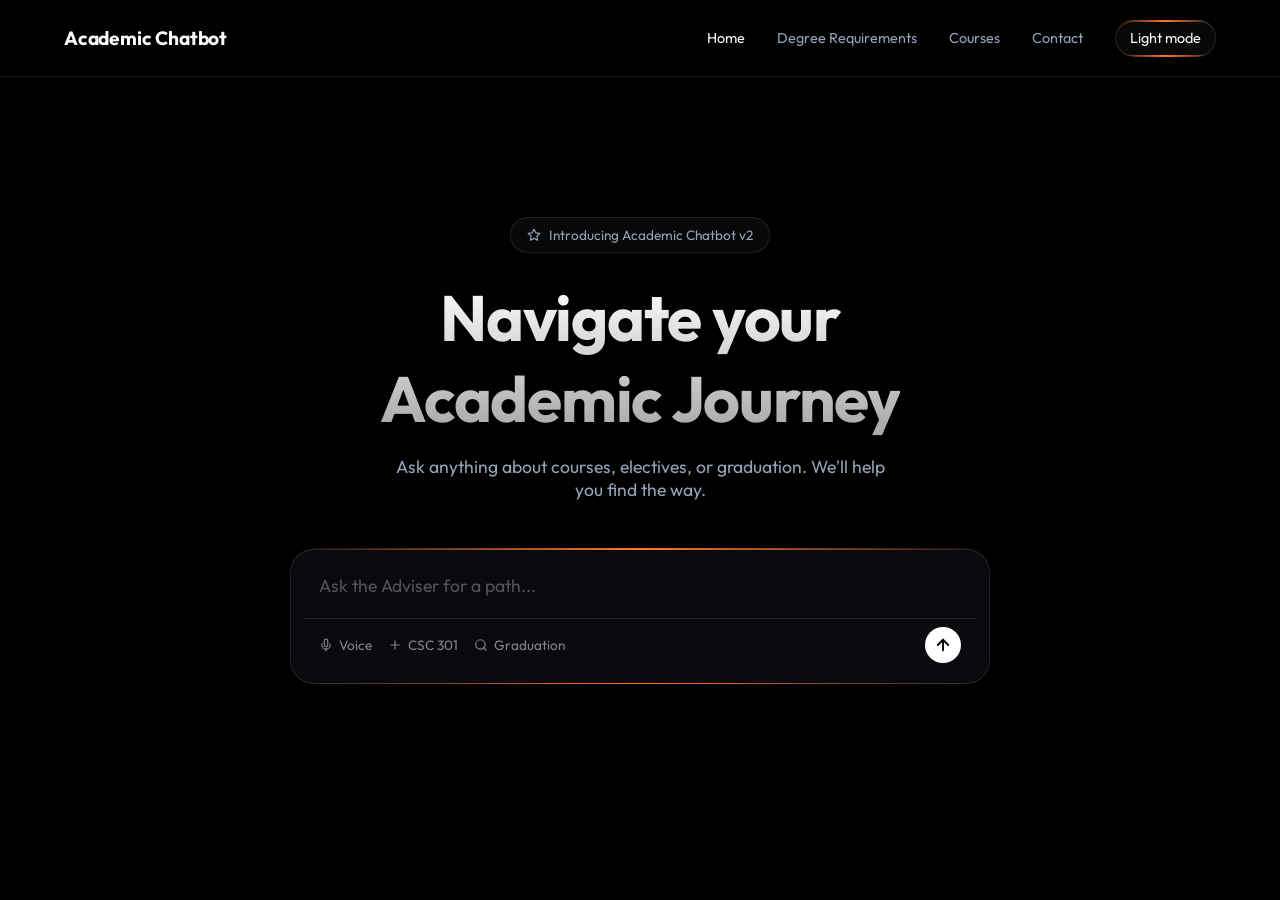
<file: frontend/index.html>
<!DOCTYPE html>
<html lang="en">
<head>
    <meta charset="UTF-8">
    <meta name="viewport" content="width=device-width, initial-scale=1.0">
    <title>Academic Advising Center - Academic Chatbot</title>
    <link href="https://fonts.googleapis.com/css2?family=Outfit:wght@300;400;600;700&display=swap" rel="stylesheet">
    <script src="theme.js"></script>
    <link rel="stylesheet" href="styles.css">
    <style>
        :root {
            --glass-bg: rgba(255, 255, 255, 0.03);
            --glass-border: rgba(255, 255, 255, 0.1);
            --page-bg: #000;
            --panel-bg: #07090d;
            --panel-text: #f8fafc;
            --panel-muted: rgba(255,255,255,0.62);
        }

        [data-theme="light"] {
            --glass-bg: rgba(15, 23, 42, 0.03);
            --glass-border: rgba(15, 23, 42, 0.12);
            --page-bg: #f6f8fc;
            --panel-bg: #ffffff;
            --panel-text: #0f172a;
            --panel-muted: rgba(15,23,42,0.62);
        }

        body {
            overflow-x: hidden;
            background: var(--page-bg);
        }

        body.chat-active {
            padding-left: 260px;
        }

        .chat-sidebar {
            position: fixed;
            top: 72px;
            left: 0;
            width: 260px;
            height: calc(100vh - 72px);
            z-index: 120;
            display: none;
            flex-direction: column;
            background: var(--panel-bg);
            border-right: 1px solid var(--glass-border);
            box-shadow: none;
            padding: 12px;
            overflow: hidden;
        }

        .sidebar-toggle {
            position: fixed;
            top: 82px;
            left: 16px;
            z-index: 130;
            display: none;
            border: 1px solid var(--glass-border);
            background: rgba(8, 12, 18, 0.88);
            color: #fff;
            border-radius: 999px;
            padding: 10px 12px;
            font-family: inherit;
            cursor: pointer;
        }

        body.chat-active .chat-sidebar {
            display: flex;
        }

        .sidebar-title {
            color: var(--panel-text);
            display: flex;
            align-items: center;
            gap: 10px;
            font-weight: 700;
            padding: 4px 2px 14px;
            margin: 0 0 8px;
            border-bottom: 1px solid var(--glass-border);
        }

        .sidebar-logo {
            width: 24px;
            height: 24px;
            display: inline-grid;
            place-items: center;
            border-radius: 50%;
            background: #2563eb;
            box-shadow: none;
            color: #fff;
            font-size: 0.78rem;
            font-weight: 700;
        }

        .sidebar-collapse {
            margin-left: auto;
            border: 1px solid var(--glass-border);
            background: var(--glass-bg);
            color: var(--panel-muted);
            border-radius: 8px;
            width: 28px;
            height: 28px;
            cursor: pointer;
        }

        .sidebar-btn {
            width: 100%;
            border: 1px solid transparent;
            background: transparent;
            color: var(--panel-muted);
            border-radius: 8px;
            padding: 10px 9px;
            font-family: inherit;
            cursor: pointer;
            text-align: left;
            margin-bottom: 4px;
            display: flex;
            align-items: center;
            gap: 9px;
            font-size: 0.9rem;
        }

        .sidebar-btn.primary {
            color: var(--panel-text);
            background: linear-gradient(90deg, rgba(59,130,246,0.18), rgba(37,99,235,0.34));
            border-color: var(--glass-border);
        }

        .sidebar-btn:hover,
        .history-item:hover,
        .history-item.active {
            background: rgba(59, 130, 246, 0.16);
            border-color: rgba(59, 130, 246, 0.35);
        }

        .sidebar-section-label {
            color: var(--panel-muted);
            font-size: 0.68rem;
            text-transform: uppercase;
            letter-spacing: 0.08em;
            margin: 16px 4px 9px;
        }

        .history-list {
            flex: 1;
            overflow-y: auto;
            padding-right: 2px;
        }

        .history-item {
            border: 1px solid transparent;
            border-radius: 8px;
            color: var(--panel-text);
            cursor: pointer;
            font-size: 0.84rem;
            line-height: 1.3;
            margin-bottom: 4px;
            padding: 9px 8px;
            display: flex;
            align-items: center;
            gap: 8px;
        }

        .history-title {
            overflow: hidden;
            text-overflow: ellipsis;
            white-space: nowrap;
            flex: 1;
        }

        .history-delete {
            width: 24px;
            height: 24px;
            border: none;
            border-radius: 7px;
            color: var(--panel-muted);
            background: transparent;
            cursor: pointer;
            opacity: 0;
            transition: opacity 0.2s, background 0.2s, color 0.2s;
        }

        .history-item:hover .history-delete {
            opacity: 1;
        }

        .history-delete:hover {
            color: #fff;
            background: rgba(239,68,68,0.22);
        }

        .empty-history {
            color: var(--panel-muted);
            font-size: 0.84rem;
            padding: 10px 8px;
        }

        .sidebar-bottom {
            display: grid;
            gap: 10px;
            padding-top: 10px;
            border-top: 1px solid var(--glass-border);
        }

        .profile-card {
            display: flex;
            align-items: center;
            gap: 9px;
            border-radius: 12px;
            background: var(--glass-bg);
            border: 1px solid var(--glass-border);
            padding: 10px;
            color: var(--panel-muted);
            font-size: 0.78rem;
        }

        .profile-avatar {
            width: 30px;
            height: 30px;
            border-radius: 50%;
            display: grid;
            place-items: center;
            background: linear-gradient(135deg, #e0f2fe, #60a5fa);
            color: #07111f;
            font-weight: 700;
        }

        .profile-card strong {
            display: block;
            color: var(--panel-text);
            font-size: 0.86rem;
        }

        .settings-panel {
            border-top: 1px solid var(--glass-border);
            color: var(--panel-muted);
            display: none;
            font-size: 0.9rem;
            gap: 10px;
            padding-top: 12px;
        }

        .settings-panel.active {
            display: grid;
        }

        .settings-panel label {
            display: flex;
            align-items: center;
            gap: 8px;
        }

        .theme-toggle-btn {
            border: 1px solid var(--glass-border);
            background: var(--glass-bg);
            color: var(--text-main);
            border-radius: 999px;
            padding: 8px 14px;
            font-family: inherit;
            cursor: pointer;
        }

        .theme-toggle-btn:hover {
            border-color: rgba(59,130,246,0.42);
            color: #fff;
        }

        [data-theme="light"] .theme-toggle-btn:hover {
            color: #0f172a;
        }

        /* Hero Layout */
        .hero-section {
            min-height: 100vh;
            display: flex;
            flex-direction: column;
            align-items: center;
            justify-content: center;
            padding: 20px;
            text-align: center;
            transition: all 0.5s ease;
        }

        .badge {
            background: var(--glass-bg);
            border: 1px solid var(--glass-border);
            padding: 8px 16px;
            border-radius: 20px;
            font-size: 0.85rem;
            color: var(--text-muted);
            margin-bottom: 24px;
            display: inline-flex;
            align-items: center;
            gap: 8px;
        }

        .hero-section h1 {
            font-size: 4rem;
            font-weight: 700;
            margin-bottom: 16px;
            letter-spacing: -0.02em;
            background: linear-gradient(to bottom, #fff 0%, #a5a5a5 100%);
            -webkit-background-clip: text;
            -webkit-text-fill-color: transparent;
        }

        [data-theme="light"] .hero-section h1 {
            background: linear-gradient(to bottom, #0f172a 0%, #475569 100%);
            -webkit-background-clip: text;
            -webkit-text-fill-color: transparent;
        }

        .hero-section p {
            font-size: 1.1rem;
            color: var(--text-muted);
            max-width: 500px;
            margin-bottom: 48px;
        }

        /* Central Search / Chat Input */
        .search-container {
            width: 100%;
            max-width: 700px;
            background: rgba(20, 25, 35, 0.4);
            backdrop-filter: blur(20px);
            border: 1px solid var(--glass-border);
            border-radius: 24px;
            padding: 12px;
            display: flex;
            flex-direction: column;
            transition: transform 0.3s cubic-bezier(0.175, 0.885, 0.32, 1.275);
        }

        [data-theme="light"] .search-container {
            background: rgba(255,255,255,0.78);
        }

        [data-theme="light"] .input-row textarea {
            color: #0f172a;
        }

        .search-container:focus-within {
            transform: scale(1.02);
            border-color: rgba(59, 130, 246, 0.5);
        }

        .input-row {
            display: flex;
            align-items: center;
            gap: 12px;
            padding: 8px 16px;
        }

        .input-row textarea {
            flex: 1;
            background: transparent;
            border: none;
            color: #fff;
            font-size: 1.1rem;
            font-family: inherit;
            outline: none;
            resize: none;
            height: 32px;
            line-height: 32px;
        }

        .input-row textarea::placeholder {
            color: rgba(255,255,255,0.3);
        }

        .actions-row {
            display: flex;
            justify-content: space-between;
            align-items: center;
            padding: 8px 16px;
            border-top: 1px solid var(--glass-border);
            margin-top: 8px;
        }

        .left-actions { display: flex; gap: 16px; }
        .action-btn {
            background: transparent;
            border: none;
            color: rgba(255,255,255,0.5);
            font-size: 0.85rem;
            cursor: pointer;
            display: flex;
            align-items: center;
            gap: 6px;
            transition: color 0.2s;
        }
        .action-btn:hover { color: #fff; }

        .send-btn {
            width: 36px;
            height: 36px;
            border-radius: 50%;
            background: #fff;
            color: #000;
            display: flex;
            align-items: center;
            justify-content: center;
            border: none;
            cursor: pointer;
            transition: transform 0.2s;
        }
        .send-btn:hover { transform: scale(1.1); }

        /* Chat View Mode */
        .chat-view {
            display: none;
            width: 100%;
            max-width: 800px;
            margin: 100px auto 0;
            min-height: calc(100vh - 100px);
            padding: 0 20px 240px;
        }

        .chat-history {
            display: flex;
            flex-direction: column;
            gap: 32px;
            margin-bottom: 40px;
        }

        .msg-bubble {
            max-width: 85%;
            font-size: 1.05rem;
            line-height: 1.6;
        }

        .msg-bubble.user {
            align-self: flex-end;
            background: var(--glass-bg);
            padding: 16px 24px;
            border-radius: 20px 20px 4px 20px;
            border: 1px solid var(--glass-border);
        }

        .msg-bubble.bot {
            align-self: flex-start;
            color: var(--text-main);
        }

        /* Fixed Input at Bottom in Chat View */
        .bottom-input-bar {
            position: fixed;
            bottom: 40px;
            left: 50%;
            transform: translateX(-50%);
            width: calc(100% - 40px);
            max-width: 700px;
            z-index: 100;
        }

        body.chat-active .bottom-input-bar {
            left: calc(50% + 130px);
            width: min(700px, calc(100% - 300px));
        }

        /* Hide Scrollbar */
        ::-webkit-scrollbar { width: 0px; }

        @media (max-width: 768px) {
            body.chat-active {
                padding-left: 0;
            }

            body.chat-active .sidebar-toggle {
                display: block;
            }

            .chat-sidebar {
                width: min(86vw, 300px);
                top: 72px;
                left: 0;
                height: calc(100vh - 72px);
                transform: translateX(-100%);
                transition: transform 0.2s ease;
                display: flex;
            }

            body.sidebar-open .chat-sidebar {
                transform: translateX(0);
            }

            body.chat-active .bottom-input-bar {
                left: 50%;
                width: calc(100% - 28px);
            }

            .chat-view {
                padding-bottom: 230px;
            }

            .history-delete {
                opacity: 1;
            }

            .hero-section h1 { font-size: 2.5rem; }
            .hero-section p { font-size: 0.95rem; }
        }

        [data-theme="light"] .action-btn {
            color: rgba(15, 23, 42, 0.5);
        }
        [data-theme="light"] .action-btn:hover {
            color: #0f172a;
        }
        [data-theme="light"] .send-btn {
            background: #0f172a;
            color: #fff;
        }
        [data-theme="light"] .input-row textarea {
            color: #0f172a;
        }
        [data-theme="light"] .input-row textarea::placeholder {
            color: rgba(15, 23, 42, 0.4);
        }
        [data-theme="light"] .sidebar-toggle {
            background: rgba(255, 255, 255, 0.9);
            color: #0f172a;
        }
        [data-theme="light"] .sidebar-title {
            color: #0f172a;
        }
        [data-theme="light"] .profile-card strong {
            color: #0f172a;
        }
        [data-theme="light"] .history-item {
            color: #0f172a;
        }
        [data-theme="light"] .history-delete {
            color: rgba(15,23,42,0.6);
        }

        /* Modal Styles */
        .modal-overlay {
            position: fixed;
            top: 0; left: 0; right: 0; bottom: 0;
            background: rgba(0,0,0,0.6);
            backdrop-filter: blur(4px);
            display: none;
            justify-content: center;
            align-items: center;
            z-index: 1000;
        }
        .modal-overlay.active {
            display: flex;
        }
        .modal-content {
            background: var(--panel-bg);
            color: var(--panel-text);
            padding: 24px;
            border-radius: 16px;
            width: 90%;
            max-width: 400px;
            border: 1px solid var(--glass-border);
        }
        .modal-content h2 { margin-top: 0; margin-bottom: 16px; }
        .modal-content label { display: block; margin-bottom: 6px; font-size: 0.9rem; color: var(--panel-muted); }
        .modal-content input, .modal-content select {
            width: 100%;
            padding: 10px;
            margin-bottom: 16px;
            background: var(--glass-bg);
            border: 1px solid var(--glass-border);
            color: var(--panel-text);
            border-radius: 8px;
        }
        .modal-actions {
            display: flex;
            justify-content: flex-end;
            gap: 10px;
        }
        .btn {
            padding: 8px 16px;
            border-radius: 8px;
            border: none;
            cursor: pointer;
            font-family: inherit;
        }
        .btn-primary {
            background: #2563eb;
            color: #fff;
        }
        .btn-secondary {
            background: var(--glass-bg);
            color: var(--panel-text);
            border: 1px solid var(--glass-border);
        }
    </style>
</head>
<body>
    <button class="sidebar-toggle" onclick="document.body.classList.toggle('sidebar-open')">Menu</button>

    <aside class="chat-sidebar" id="chatSidebar">
        <div class="sidebar-title">
            <span class="sidebar-logo">AQ</span>
            <span>Academic Query</span>
            <button class="sidebar-collapse" onclick="document.body.classList.toggle('sidebar-open')" title="Close sidebar">x</button>
        </div>
        <button class="sidebar-btn primary" onclick="newChat()">
            <span>+</span>
            <span>New Chat</span>
        </button>
        <button class="sidebar-btn" onclick="toggleSettings()">
            <span>o</span>
            <span>Settings</span>
        </button>
        <button class="sidebar-btn" onclick="clearHistory()">
            <span>-</span>
            <span>Clear History</span>
        </button>
        <div class="settings-panel" id="settingsPanel">
            <button class="sidebar-btn" type="button" onclick="toggleTheme(); syncThemeLabel();">
                <span>*</span>
                <span id="sidebarThemeLabel">Toggle light mode</span>
            </button>
            <div>Languages: English, Pidgin, Yoruba, Igbo, Hausa prompts.</div>
        </div>
        <div class="sidebar-section-label">Chats</div>
        <div class="history-list" id="historyList"></div>
        <div class="sidebar-bottom">
            <div class="profile-card" style="cursor:pointer;" onclick="openProfileModal()">
                <div class="profile-avatar" id="sidebarProfileInitials">?</div>
                <div>
                    <strong id="sidebarProfileName">Guest</strong>
                    <span id="sidebarProfileDetails">Click to log in</span>
                </div>
            </div>
        </div>
    </aside>

    <!-- Profile Modal -->
    <div class="modal-overlay" id="profileModal">
        <div class="modal-content">
            <h2>Student Profile</h2>
            <label>Name</label>
            <input type="text" id="profileName" placeholder="e.g. Danny">
            <label>Department</label>
            <select id="profileDept">
                <option value="">Select Department</option>
                <option value="Computer Science">Computer Science</option>
                <option value="Cyber Security">Cyber Security</option>
                <option value="Software Engineering">Software Engineering</option>
                <option value="Information Technology">Information Technology</option>
            </select>
            <label>Level</label>
            <select id="profileLevel">
                <option value="">Select Level</option>
                <option value="100">100 Level</option>
                <option value="200">200 Level</option>
                <option value="300">300 Level</option>
                <option value="400">400 Level</option>
            </select>
            <div class="modal-actions">
                <button class="btn btn-secondary" onclick="closeProfileModal()">Cancel</button>
                <button class="btn btn-primary" onclick="saveProfile()">Save</button>
            </div>
        </div>
    </div>

    <nav>
        <a class="nav-logo" href="index.html">Academic Chatbot</a>
        <div class="nav-links">
            <a href="index.html" class="active">Home</a>
            <a href="degree_requirements.html">Degree Requirements</a>
            <a href="courses.html">Courses</a>
            <a href="contact.html">Contact</a>
            <button class="theme-toggle-btn glow-effect" type="button" onclick="toggleTheme(); syncThemeLabel();" id="themeToggleBtn">Light mode</button>
        </div>
    </nav>

    <!-- Initial Hero State -->
    <section class="hero-section" id="heroSection">
        <div class="badge entrance-anim">
            <svg viewBox="0 0 24 24" width="14" height="14" fill="none" stroke="currentColor" stroke-width="2" stroke-linecap="round" stroke-linejoin="round"><polygon points="12 2 15.09 8.26 22 9.27 17 14.14 18.18 21.02 12 17.77 5.82 21.02 7 14.14 2 9.27 8.91 8.26 12 2"></polygon></svg>
            Introducing Academic Chatbot v2
        </div>
        <h1 class="entrance-anim" style="animation-delay: 0.1s;">Navigate your <br> Academic Journey</h1>
        <p class="entrance-anim" style="animation-delay: 0.2s;">Ask anything about courses, electives, or graduation. We'll help you find the way.</p>

        <div class="search-container entrance-anim glow-effect" id="mainSearchContainer" style="animation-delay: 0.3s;">

            <div class="input-row">
                <textarea id="heroInput" placeholder="Ask the Adviser for a path..." onkeypress="handleEnter(event)"></textarea>
            </div>
            <div class="actions-row">
                <div class="left-actions">
                    <button class="action-btn" onclick="startDictation('heroInput')">
                        <svg viewBox="0 0 24 24" width="14" height="14" fill="none" stroke="currentColor" stroke-width="2" stroke-linecap="round" stroke-linejoin="round"><path d="M12 2a3 3 0 0 0-3 3v7a3 3 0 0 0 6 0V5a3 3 0 0 0-3-3z"></path><path d="M19 10v2a7 7 0 0 1-14 0v-2"></path><line x1="12" y1="19" x2="12" y2="22"></line></svg>
                        Voice
                    </button>
                    <button class="action-btn" onclick="setPrompt('What is CSC 301?')">
                        <svg viewBox="0 0 24 24" width="14" height="14" fill="none" stroke="currentColor" stroke-width="2" stroke-linecap="round" stroke-linejoin="round"><path d="M12 5v14M5 12h14"></path></svg>
                        CSC 301
                    </button>
                    <button class="action-btn" onclick="setPrompt('How to graduate?')">
                        <svg viewBox="0 0 24 24" width="14" height="14" fill="none" stroke="currentColor" stroke-width="2" stroke-linecap="round" stroke-linejoin="round"><circle cx="11" cy="11" r="8"></circle><line x1="21" y1="21" x2="16.65" y2="16.65"></line></svg>
                        Graduation
                    </button>
                </div>
                <button class="send-btn" onclick="startChat()">
                    <svg viewBox="0 0 24 24" width="18" height="18" fill="none" stroke="currentColor" stroke-width="2.5" stroke-linecap="round" stroke-linejoin="round">
                        <line x1="12" y1="19" x2="12" y2="5"></line>
                        <polyline points="5 12 12 5 19 12"></polyline>
                    </svg>
                </button>
            </div>
        </div>
    </section>

    <!-- Chat View State -->
    <div class="chat-view" id="chatView">
        <div class="chat-history" id="chatHistory">
            <!-- Messages go here -->
        </div>
    </div>

    <div class="bottom-input-bar" id="bottomInputBar" style="display:none">
        <div class="search-container glow-effect" id="chatSearchContainer">

            <div class="input-row">
                <textarea id="chatInput" placeholder="Ask a follow-up..." onkeypress="handleEnterChat(event)"></textarea>
            </div>
            <div class="actions-row">
                <div class="left-actions">
                    <button class="action-btn" onclick="startDictation('chatInput')">
                        <svg viewBox="0 0 24 24" width="14" height="14" fill="none" stroke="currentColor" stroke-width="2" stroke-linecap="round" stroke-linejoin="round"><path d="M12 2a3 3 0 0 0-3 3v7a3 3 0 0 0 6 0V5a3 3 0 0 0-3-3z"></path><path d="M19 10v2a7 7 0 0 1-14 0v-2"></path><line x1="12" y1="19" x2="12" y2="22"></line></svg>
                        Voice
                    </button>
                    <button class="action-btn">
                        <svg viewBox="0 0 24 24" width="14" height="14" fill="none" stroke="currentColor" stroke-width="2" stroke-linecap="round" stroke-linejoin="round"><path d="M21.44 11.05l-9.19 9.19a6 6 0 0 1-8.49-8.49l9.19-9.19a4 4 0 0 1 5.66 5.66l-9.2 9.19a2 2 0 0 1-2.83-2.83l8.49-8.48"></path></svg>
                        Attach
                    </button>
                </div>
                <button class="send-btn" onclick="sendChatMessage()">
                    <svg viewBox="0 0 24 24" width="18" height="18" fill="none" stroke="currentColor" stroke-width="2.5" stroke-linecap="round" stroke-linejoin="round">
                        <line x1="12" y1="19" x2="12" y2="5"></line>
                        <polyline points="5 12 12 5 19 12"></polyline>
                    </svg>
                </button>
            </div>
        </div>
    </div>

    <script>
        const heroSection = document.getElementById('heroSection');
        const chatView = document.getElementById('chatView');
        const bottomInputBar = document.getElementById('bottomInputBar');
        const heroInput = document.getElementById('heroInput');
        const chatInput = document.getElementById('chatInput');
        const chatHistory = document.getElementById('chatHistory');
        const API_BASE = window.location.protocol === 'file:'
            ? 'http://127.0.0.1:8001'
            : `http://${window.location.hostname}:8001`;

        function setPrompt(txt) {
            heroInput.value = txt;
        }

        function handleEnter(e) {
            if(e.key === 'Enter') {
                e.preventDefault();
                startChat();
            }
        }

        function handleEnterChat(e) {
            if(e.key === 'Enter' && !e.shiftKey) {
                e.preventDefault();
                sendChatMessage();
            }
        }

        // Voice Dictation Implementation
        function startDictation(inputId) {
            if (window.hasOwnProperty('webkitSpeechRecognition') || window.hasOwnProperty('SpeechRecognition')) {
                const SpeechRecognition = window.SpeechRecognition || window.webkitSpeechRecognition;
                const recognition = new SpeechRecognition();

                recognition.continuous = false;
                recognition.interimResults = false;
                recognition.lang = "en-US";

                const inputEl = document.getElementById(inputId);
                const originalPlaceholder = inputEl.placeholder;
                inputEl.placeholder = "Listening...";
                
                recognition.start();

                recognition.onresult = function(e) {
                    inputEl.value = e.results[0][0].transcript;
                    inputEl.placeholder = originalPlaceholder;
                    recognition.stop();
                };

                recognition.onerror = function(e) {
                    console.error("Speech recognition error:", e.error);
                    inputEl.placeholder = originalPlaceholder;
                    recognition.stop();
                }
            } else {
                alert("Your browser does not support Speech Recognition. Try Chrome or Edge.");
            }
        }

        async function startChat() {
            const query = heroInput.value.trim();
            if(!query) return;

            // Transition UI
            heroSection.style.display = 'none';
            chatView.style.display = 'block';
            bottomInputBar.style.display = 'block';
            
            await appendAndSend(query);
        }

        async function sendChatMessage() {
            const query = chatInput.value.trim();
            if(!query) return;
            chatInput.value = '';
            await appendAndSend(query);
        }

        async function appendAndSend(query) {
            appendMessage(query, 'user');
            
            // Activate loading glow
            const container = document.querySelector('.search-container:not([style*="display: none"])');
            if(container) container.classList.add('loading-glow');

            try {
                const userProfile = JSON.parse(localStorage.getItem('academic_query_profile') || '{}');
                const res = await fetch(`${API_BASE}/api/chat`, {
                    method: 'POST',
                    headers: {'Content-Type': 'application/json'},
                    body: JSON.stringify({ 
                        query: query, 
                        session_id: currentSessionId,
                        user_profile: userProfile
                    })
                });
                const data = await res.json();
                if(container) container.classList.remove('loading-glow');
                appendMessage(data.response, 'bot');
            } catch(e) {
                if(container) container.classList.remove('loading-glow');
                appendMessage("Sorry, I'm having trouble connecting to the server.", 'bot');
            }
        }

        function appendMessage(text, sender) {
            const div = document.createElement('div');
            div.className = `msg-bubble ${sender}`;
            div.innerHTML = parseMarkdown(text);
            chatHistory.appendChild(div);
            window.scrollTo(0, document.body.scrollHeight);
            
            // Save to history
            const session = getCurrentSession();
            session.messages.push({ text, sender });
            persistSessions();
            renderHistory();
        }

        function parseMarkdown(text) {
            // Very basic markdown for bold and lists
            text = text.replace(/\*\*(.*?)\*\*/g, '<strong>$1</strong>');
            text = text.replace(/\n- (.*?)/g, '<br>• $1');
            return text.replace(/\n/g, '<br>');
        }

        // Profile Logic
        function loadProfile() {
            const profile = JSON.parse(localStorage.getItem('academic_query_profile') || '{}');
            if (profile.name) {
                document.getElementById('sidebarProfileName').innerText = profile.name;
                document.getElementById('sidebarProfileDetails').innerText = `${profile.level}L ${profile.department}`;
                document.getElementById('sidebarProfileInitials').innerText = profile.name.charAt(0).toUpperCase();
            }
        }

        function openProfileModal() {
            const profile = JSON.parse(localStorage.getItem('academic_query_profile') || '{}');
            document.getElementById('profileName').value = profile.name || '';
            document.getElementById('profileDept').value = profile.department || '';
            document.getElementById('profileLevel').value = profile.level || '';
            document.getElementById('profileModal').classList.add('active');
        }

        function closeProfileModal() {
            document.getElementById('profileModal').classList.remove('active');
        }

        function saveProfile() {
            const profile = {
                name: document.getElementById('profileName').value.trim(),
                department: document.getElementById('profileDept').value,
                level: document.getElementById('profileLevel').value
            };
            localStorage.setItem('academic_query_profile', JSON.stringify(profile));
            loadProfile();
            closeProfileModal();
        }
        
        window.addEventListener('load', loadProfile);
    </script>
    <script>
        const historyList = document.getElementById('historyList');
        const settingsPanel = document.getElementById('settingsPanel');
        const themeToggleBtn = document.getElementById('themeToggleBtn');
        const sidebarThemeLabel = document.getElementById('sidebarThemeLabel');
        let sessions = JSON.parse(localStorage.getItem('academic_query_sessions') || '[]');
        let currentSessionId = localStorage.getItem('academic_query_current_session') || createSessionId();

        if (!sessions.some(session => session.id === currentSessionId)) {
            sessions.unshift({ id: currentSessionId, title: 'New chat', messages: [] });
            persistSessions();
        }
        renderHistory();
        syncThemeLabel();

        function createSessionId() {
            return `session_${Date.now()}_${Math.random().toString(36).slice(2, 8)}`;
        }

        function getCurrentSession() {
            let session = sessions.find(item => item.id === currentSessionId);
            if (!session) {
                session = { id: currentSessionId, title: 'New chat', messages: [] };
                sessions.unshift(session);
            }
            return session;
        }

        function persistSessions() {
            localStorage.setItem('academic_query_sessions', JSON.stringify(sessions.slice(0, 30)));
            localStorage.setItem('academic_query_current_session', currentSessionId);
        }

        function escapeHtml(text) {
            const div = document.createElement('div');
            div.innerText = text;
            return div.innerHTML;
        }

        function renderHistory() {
            const visibleSessions = sessions.filter(session => session.messages && session.messages.length);
            if (!visibleSessions.length) {
                historyList.innerHTML = '<div class="empty-history">No saved chats yet.</div>';
                return;
            }

            historyList.innerHTML = visibleSessions.map(session => `
                <div class="history-item ${session.id === currentSessionId ? 'active' : ''}" onclick="loadSession('${session.id}')">
                    <span class="history-title">${escapeHtml(session.title || 'New chat')}</span>
                    <button class="history-delete" title="Delete chat" onclick="deleteSession('${session.id}', event)">x</button>
                </div>
            `).join('');
        }

        function deleteSession(sessionId, event) {
            event.stopPropagation();
            sessions = sessions.filter(session => session.id !== sessionId);

            if (currentSessionId === sessionId) {
                const nextSession = sessions[0];
                if (nextSession) {
                    currentSessionId = nextSession.id;
                    chatHistory.innerHTML = '';
                    nextSession.messages.forEach(message => appendMessage(message.text, message.sender, false));
                } else {
                    currentSessionId = createSessionId();
                    sessions.unshift({ id: currentSessionId, title: 'New chat', messages: [] });
                    chatHistory.innerHTML = '';
                    heroSection.style.display = 'flex';
                    chatView.style.display = 'none';
                    bottomInputBar.style.display = 'none';
                    document.body.classList.remove('chat-active', 'sidebar-open');
                }
            }

            persistSessions();
            renderHistory();
        }

        function clearHistory() {
            sessions = [{ id: createSessionId(), title: 'New chat', messages: [] }];
            currentSessionId = sessions[0].id;
            chatHistory.innerHTML = '';
            chatInput.value = '';
            heroInput.value = '';
            heroSection.style.display = 'flex';
            chatView.style.display = 'none';
            bottomInputBar.style.display = 'none';
            document.body.classList.remove('chat-active', 'sidebar-open');
            persistSessions();
            renderHistory();
        }

        function saveMessage(text, sender) {
            const session = getCurrentSession();
            session.messages.push({ text, sender });
            if (sender === 'user' && (!session.title || session.title === 'New chat')) {
                session.title = text.length > 34 ? `${text.slice(0, 34)}...` : text;
            }
            sessions = [session, ...sessions.filter(item => item.id !== session.id)];
            persistSessions();
            renderHistory();
        }

        function loadSession(sessionId) {
            currentSessionId = sessionId;
            const session = getCurrentSession();
            heroSection.style.display = 'none';
            chatView.style.display = 'block';
            bottomInputBar.style.display = 'block';
            document.body.classList.add('chat-active');
            document.body.classList.remove('sidebar-open');
            chatHistory.innerHTML = '';
            session.messages.forEach(message => appendMessage(message.text, message.sender, false));
            persistSessions();
            renderHistory();
            scrollToLatest();
        }

        function newChat() {
            currentSessionId = createSessionId();
            sessions.unshift({ id: currentSessionId, title: 'New chat', messages: [] });
            chatHistory.innerHTML = '';
            chatInput.value = '';
            heroInput.value = '';
            heroSection.style.display = 'flex';
            chatView.style.display = 'none';
            bottomInputBar.style.display = 'none';
            document.body.classList.remove('chat-active', 'sidebar-open');
            persistSessions();
            renderHistory();
        }

        function toggleSettings() {
            settingsPanel.classList.toggle('active');
        }

        function syncThemeLabel() {
            const isLight = document.documentElement.getAttribute('data-theme') === 'light';
            if (themeToggleBtn) themeToggleBtn.textContent = isLight ? 'Dark mode' : 'Light mode';
            if (sidebarThemeLabel) sidebarThemeLabel.textContent = isLight ? 'Switch to dark mode' : 'Switch to light mode';
        }

        startChat = async function() {
            const query = heroInput.value.trim();
            if(!query) return;
            heroSection.style.display = 'none';
            chatView.style.display = 'block';
            bottomInputBar.style.display = 'block';
            document.body.classList.add('chat-active');
            await appendAndSend(query);
        }

        sendChatMessage = async function() {
            const query = chatInput.value.trim();
            if(!query) return;
            chatInput.value = '';
            await appendAndSend(query);
        }

        appendAndSend = async function(query) {
            appendMessage(query, 'user');
            saveMessage(query, 'user');
            const container = document.querySelector('.search-container:not([style*="display: none"])');
            if(container) container.classList.add('loading-glow');

            try {
                const res = await fetch(`${API_BASE}/api/chat`, {
                    method: 'POST',
                    headers: {'Content-Type': 'application/json'},
                    body: JSON.stringify({ query: query, session_id: currentSessionId })
                });
                const data = await res.json();
                if(container) container.classList.remove('loading-glow');
                appendMessage(data.response, 'bot');
                saveMessage(data.response, 'bot');
            } catch(e) {
                if(container) container.classList.remove('loading-glow');
                const errorMessage = "Sorry, I'm having trouble connecting to the server.";
                appendMessage(errorMessage, 'bot');
                saveMessage(errorMessage, 'bot');
            }
        }

        appendMessage = function(text, sender, shouldScroll = true) {
            const div = document.createElement('div');
            div.className = `msg-bubble ${sender}`;
            div.innerHTML = parseMarkdown(text);
            chatHistory.appendChild(div);
            if (shouldScroll) scrollToLatest();
        }

        function scrollToLatest() {
            requestAnimationFrame(() => {
                const bottomSpace = bottomInputBar.offsetHeight + 90;
                window.scrollTo({
                    top: document.documentElement.scrollHeight - window.innerHeight + bottomSpace,
                    behavior: 'smooth'
                });
            });
        }

        parseMarkdown = function(text) {
            text = escapeHtml(text);
            text = text.replace(/\*\*(.*?)\*\*/g, '<strong>$1</strong>');
            text = text.replace(/\n- (.*?)/g, '<br>&bull; $1');
            return text.replace(/\n/g, '<br>');
        }
    </script>
</body>
</html>
</file>
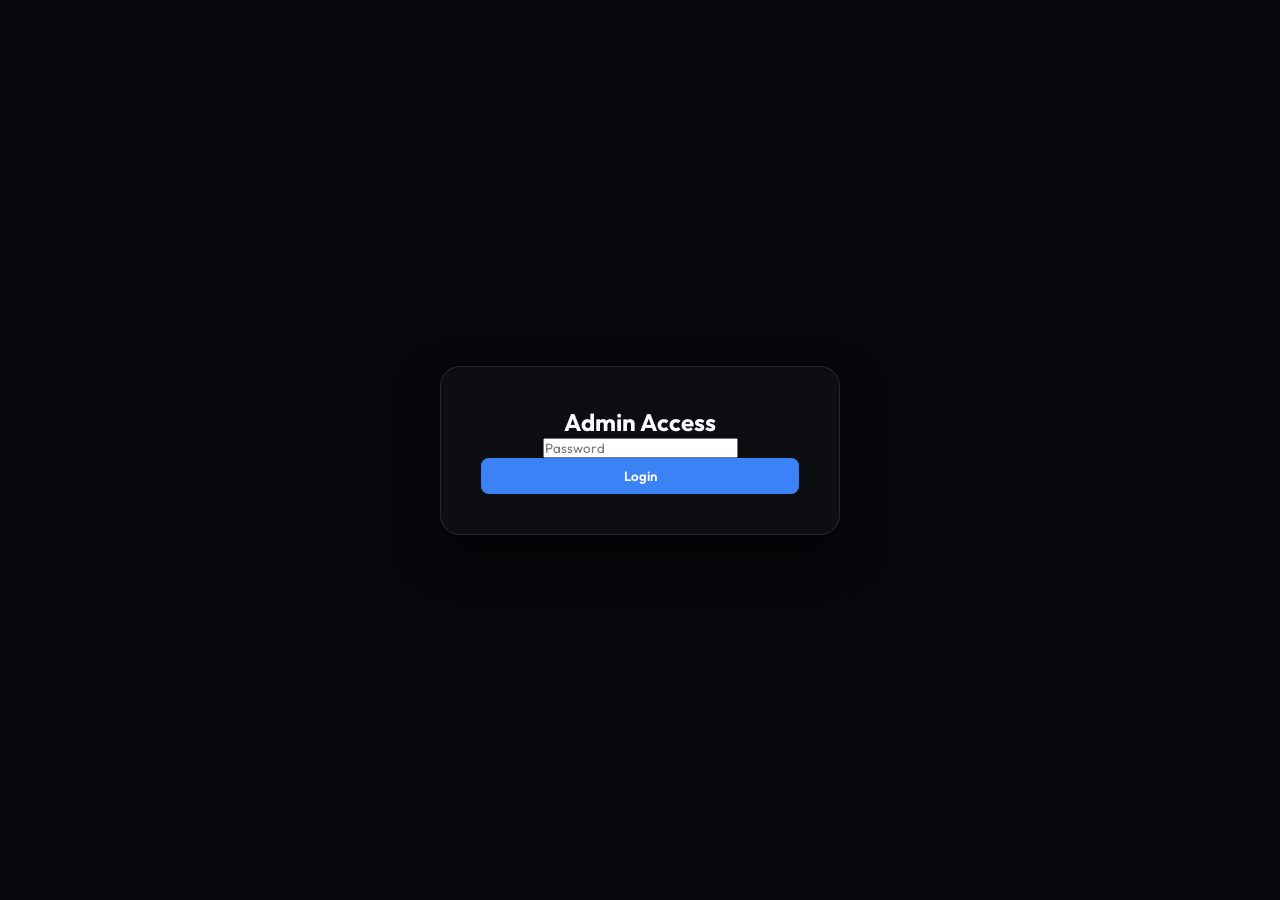
<file: frontend/admin.html>
<!DOCTYPE html>
<html lang="en">
<head>
    <meta charset="UTF-8">
    <meta name="viewport" content="width=device-width, initial-scale=1.0">
    <title>Admin Dashboard - Academic Chatbot</title>
    <link href="https://fonts.googleapis.com/css2?family=Outfit:wght@300;400;600;700&display=swap" rel="stylesheet">
    <script src="theme.js"></script>
    <link rel="stylesheet" href="styles.css">
    <link rel="stylesheet" href="chat-widget.css">
    <style>
        .container { padding: 40px 5%; max-width: 1200px; margin: 0 auto; flex: 1; width: 100%; }
        h1 { font-size: 2.5rem; margin-bottom: 24px; }
        
        /* Tabs */
        .tabs { display: flex; gap: 10px; margin-bottom: 30px; border-bottom: 1px solid var(--border); padding-bottom: 10px; }
        .tab-btn { 
            padding: 10px 20px; border-radius: 8px; border: none; background: transparent; 
            color: var(--text-muted); cursor: pointer; font-weight: 600; transition: all 0.2s;
        }
        .tab-btn.active { background: var(--primary); color: white; }
        .tab-content { display: none; }
        .tab-content.active { display: block; }

        /* Login Overlay */
        #loginOverlay {
            position: fixed; top: 0; left: 0; width: 100%; height: 100%;
            background: var(--bg-color); z-index: 1000;
            display: flex; justify-content: center; align-items: center;
        }
        .login-box {
            background: var(--surface); padding: 40px; border-radius: 20px;
            border: 1px solid var(--border); box-shadow: 0 20px 40px rgba(0,0,0,0.5);
            text-align: center; width: 100%; max-width: 400px;
        }

        /* Dashboard Items */
        .header-actions { display: flex; justify-content: space-between; align-items: center; margin-bottom: 20px; }
        .table-container { background: var(--surface); border-radius: 12px; border: 1px solid var(--border); overflow-x: auto; margin-bottom: 30px; }
        table { width: 100%; border-collapse: collapse; }
        th, td { text-align: left; padding: 14px 20px; border-bottom: 1px solid var(--border); font-size: 0.9rem; }
        th { background: rgba(128,128,128,0.05); color: var(--text-muted); text-transform: uppercase; }
        
        .btn {
            background: var(--primary); color: white; border: none; padding: 10px 20px; 
            border-radius: 8px; cursor: pointer; font-weight: 600; font-family: inherit;
        }
        .btn-secondary { background: var(--bot-msg-bg); color: var(--text-main); border: 1px solid var(--border); }
        .btn-danger { background: #ef4444; }

        /* System Grid */
        .system-grid { display: grid; grid-template-columns: repeat(auto-fit, minmax(300px, 1fr)); gap: 20px; }
        .card { background: var(--surface); padding: 24px; border-radius: 16px; border: 1px solid var(--border); }
        .card h3 { margin-bottom: 12px; }
        .card p { color: var(--text-muted); margin-bottom: 20px; font-size: 0.9rem; line-height: 1.5; }

        /* Modal */
        #adminModal {
            position: fixed; top: 0; left: 0; width: 100%; height: 100%;
            background: rgba(0,0,0,0.6); z-index: 1000;
            display: none; justify-content: center; align-items: center;
        }
        .modal-content {
            background: var(--surface); padding: 30px; border-radius: 16px;
            border: 1px solid var(--border); width: 100%; max-width: 500px;
        }
        .form-group { margin-bottom: 16px; }
        .form-group label { display: block; margin-bottom: 8px; font-size: 0.85rem; color: var(--text-muted); }
        .form-group input, .form-group textarea {
            width: 100%; padding: 10px; border-radius: 8px; border: 1px solid var(--border);
            background: var(--input-bg); color: var(--text-main); font-family: inherit;
        }
    </style>
</head>
<body>
    <nav>
        <div class="nav-logo">ACADEMIC QUERY Admin</div>
        <div class="nav-links">
            <a href="index.html">Back to Home</a>
            <button onclick="toggleTheme()" class="theme-toggle">🌓</button>
        </div>
    </nav>

    <div id="loginOverlay">
        <div class="login-box">
            <h2>Admin Access</h2>
            <input type="password" id="adminPwd" placeholder="Password" onkeypress="if(event.key==='Enter') login()">
            <button class="btn" style="width:100%" onclick="login()">Login</button>
        </div>
    </div>

    <div class="container" id="dashboard" style="display:none">
        <div class="tabs">
            <button class="tab-btn active" onclick="showTab('courses')">Courses</button>
            <button class="tab-btn" onclick="showTab('faqs')">FAQs</button>
            <button class="tab-btn" onclick="showTab('careers')">Careers</button>
            <button class="tab-btn" onclick="showTab('system')">System</button>
        </div>

        <!-- Courses Tab -->
        <div id="courses" class="tab-content active">
            <div class="header-actions">
                <h2>Manage Courses</h2>
                <button class="btn" onclick="openModal('course')">+ Add Course</button>
            </div>
            <div class="table-container">
                <table id="courseTable">
                    <thead><tr><th>Code</th><th>Title</th><th>Units</th><th>Actions</th></tr></thead>
                    <tbody></tbody>
                </table>
            </div>
        </div>

        <!-- FAQs Tab -->
        <div id="faqs" class="tab-content">
            <div class="header-actions">
                <h2>Manage FAQs</h2>
                <button class="btn" onclick="openModal('faq')">+ Add FAQ</button>
            </div>
            <div class="table-container">
                <table id="faqTable">
                    <thead><tr><th>Question</th><th>Answer</th><th>Actions</th></tr></thead>
                    <tbody></tbody>
                </table>
            </div>
        </div>

        <!-- Careers Tab -->
        <div id="careers" class="tab-content">
            <div class="header-actions">
                <h2>Career Mappings</h2>
                <button class="btn" onclick="openModal('career')">+ Add Mapping</button>
            </div>
            <div class="table-container">
                <table id="careerTable">
                    <thead><tr><th>Career Path</th><th>Recommended Course</th><th>Actions</th></tr></thead>
                    <tbody></tbody>
                </table>
            </div>
        </div>

        <!-- System Tab -->
        <div id="system" class="tab-content">
            <h2>System Controls</h2>
            <div class="system-grid">
                <div class="card">
                    <h3>FAISS Index</h3>
                    <p>Rebuild the document vector index. Use this after updating extracted_data.txt or handbook CSVs.</p>
                    <button class="btn btn-secondary" onclick="systemAction('rebuild_index')">Rebuild Index</button>
                </div>
                <div class="card">
                    <h3>Intent Model</h3>
                    <p>Retrain the Logistic Regression intent classifier using quetion.txt and synthetic data.</p>
                    <button class="btn btn-secondary" onclick="systemAction('retrain_model')">Retrain Model</button>
                </div>
            </div>
        </div>
    </div>

    <!-- Universal Modal -->
    <div id="adminModal">
        <div class="modal-content" id="modalContent"></div>
    </div>

    <script>
        let adminPassword = '';
        const hostname = window.location.hostname || 'localhost';

        function login() {
            adminPassword = document.getElementById('adminPwd').value;
            document.getElementById('loginOverlay').style.display = 'none';
            document.getElementById('dashboard').style.display = 'block';
            refreshData();
        }

        function showTab(id) {
            document.querySelectorAll('.tab-btn').forEach(b => b.classList.remove('active'));
            document.querySelectorAll('.tab-content').forEach(c => c.classList.remove('active'));
            event.target.classList.add('active');
            document.getElementById(id).classList.add('active');
        }

        async function refreshData() {
            // Fetch Courses
            const cRes = await fetch(`http://${hostname}:8001/api/courses`);
            const cData = await cRes.json();
            document.querySelector('#courseTable tbody').innerHTML = cData.courses.map(c => `
                <tr><td>${c.course_code}</td><td>${c.title}</td><td>${c.credits}</td>
                <td><button class="btn btn-danger" onclick="deleteItem('courses', '${c.course_code}')">Del</button></td></tr>
            `).join('');

            // Fetch FAQs
            const fRes = await fetch(`http://${hostname}:8001/api/faqs`);
            const fData = await fRes.json();
            document.querySelector('#faqTable tbody').innerHTML = fData.faqs.map(f => `
                <tr><td>${f.question}</td><td>${f.answer.substring(0, 50)}...</td>
                <td><button class="btn btn-danger" onclick="deleteItem('faqs', ${f.id})">Del</button></td></tr>
            `).join('');

            // Fetch Careers
            const carRes = await fetch(`http://${hostname}:8001/api/careers`);
            const carData = await carRes.json();
            document.querySelector('#careerTable tbody').innerHTML = carData.careers.map(c => `
                <tr><td>${c.career_path}</td><td>${c.recommended_course_code}</td>
                <td><button class="btn btn-danger" onclick="deleteItem('careers', ${c.id})">Del</button></td></tr>
            `).join('');
        }

        function openModal(type) {
            const content = document.getElementById('modalContent');
            if (type === 'course') {
                content.innerHTML = `
                    <h3>Add Course</h3>
                    <div class="form-group"><label>Code</label><input id="m_code"></div>
                    <div class="form-group"><label>Title</label><input id="m_title"></div>
                    <div class="form-group"><label>Units</label><input type="number" id="m_units"></div>
                    <div class="modal-actions">
                        <button class="btn btn-secondary" onclick="closeModal()">Cancel</button>
                        <button class="btn" onclick="saveItem('courses')">Save</button>
                    </div>
                `;
            } else if (type === 'faq') {
                content.innerHTML = `
                    <h3>Add FAQ</h3>
                    <div class="form-group"><label>Question</label><input id="m_q"></div>
                    <div class="form-group"><label>Answer</label><textarea id="m_a"></textarea></div>
                    <div class="modal-actions">
                        <button class="btn btn-secondary" onclick="closeModal()">Cancel</button>
                        <button class="btn" onclick="saveItem('faqs')">Save</button>
                    </div>
                `;
            } else if (type === 'career') {
                content.innerHTML = `
                    <h3>Add Career Mapping</h3>
                    <div class="form-group"><label>Path</label><input id="m_path"></div>
                    <div class="form-group"><label>Course Code</label><input id="m_ccode"></div>
                    <div class="modal-actions">
                        <button class="btn btn-secondary" onclick="closeModal()">Cancel</button>
                        <button class="btn" onclick="saveItem('careers')">Save</button>
                    </div>
                `;
            }
            document.getElementById('adminModal').style.display = 'flex';
        }

        function closeModal() { document.getElementById('adminModal').style.display = 'none'; }

        async function saveItem(type) {
            let payload = {};
            if (type === 'courses') payload = { course_code: document.getElementById('m_code').value, title: document.getElementById('m_title').value, credits: parseInt(document.getElementById('m_units').value) };
            else if (type === 'faqs') payload = { question: document.getElementById('m_q').value, answer: document.getElementById('m_a').value };
            else if (type === 'careers') payload = { career_path: document.getElementById('m_path').value, recommended_course_code: document.getElementById('m_ccode').value };

            const res = await fetch(`http://${hostname}:8001/api/admin/${type}`, {
                method: 'POST',
                headers: { 'Content-Type': 'application/json', 'X-Admin-Password': adminPassword },
                body: JSON.stringify(payload)
            });
            if (res.ok) { closeModal(); refreshData(); } else alert("Error saving item.");
        }

        async function deleteItem(type, id) {
            if (!confirm("Are you sure?")) return;
            const res = await fetch(`http://${hostname}:8001/api/admin/${type}/${id}`, {
                method: 'DELETE',
                headers: { 'X-Admin-Password': adminPassword }
            });
            if (res.ok) refreshData(); else alert("Error deleting item.");
        }

        async function systemAction(action) {
            const btn = event.target;
            const originalText = btn.innerText;
            btn.innerText = "Processing...";
            btn.disabled = true;
            try {
                const res = await fetch(`http://${hostname}:8001/api/admin/${action}`, {
                    method: 'POST',
                    headers: { 'X-Admin-Password': adminPassword }
                });
                const data = await res.json();
                alert(data.message || "Action completed");
            } catch (e) { alert("Error connecting to server."); }
            btn.innerText = originalText;
            btn.disabled = false;
        }
    </script>
    <script src="chat-widget.js"></script>
</body>
</html>
</file>
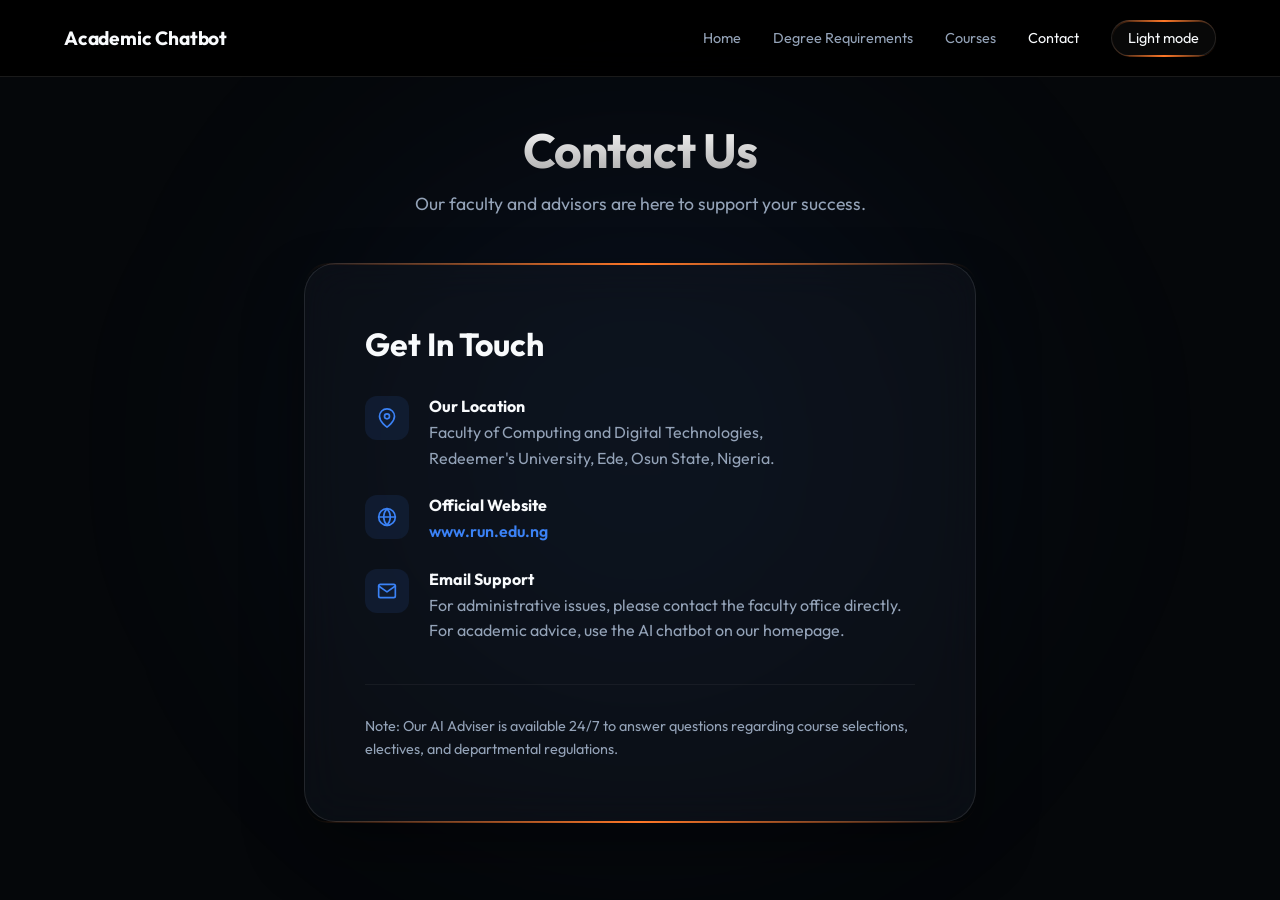
<file: frontend/contact.html>
<!DOCTYPE html>
<html lang="en">
<head>
    <meta charset="UTF-8">
    <meta name="viewport" content="width=device-width, initial-scale=1.0">
    <title>Contact - Academic Chatbot</title>
    <link href="https://fonts.googleapis.com/css2?family=Outfit:wght@300;400;600;700&display=swap" rel="stylesheet">
    <script src="theme.js"></script>
    <link rel="stylesheet" href="styles.css">
    <style>
        body { background: var(--bg-color); overflow-x: hidden; }
        
        .bg-glow {
            position: fixed;
            top: 0;
            left: 0;
            width: 100vw;
            height: 100vh;
            z-index: -1;
            background: 
                radial-gradient(circle at 50% 50%, rgba(59, 130, 246, 0.1) 0%, transparent 60%);
            filter: blur(100px);
        }

        .container { 
            padding: 120px 5% 60px; 
            max-width: 800px; 
            margin: 0 auto; 
            text-align: center;
        }

        h1 { 
            font-size: 3rem; 
            font-weight: 700;
            margin-bottom: 12px;
            letter-spacing: -0.02em;
            background: linear-gradient(to bottom, #fff 0%, #a5a5a5 100%);
            -webkit-background-clip: text;
            -webkit-text-fill-color: transparent;
        }

        [data-theme="light"] h1 {
            background: linear-gradient(to bottom, #0f172a 0%, #475569 100%);
            -webkit-background-clip: text;
            -webkit-text-fill-color: transparent;
        }

        p.subtitle { color: var(--text-muted); margin-bottom: 48px; font-size: 1.1rem; }

        .contact-card { 
            background: rgba(20, 25, 35, 0.4); 
            backdrop-filter: blur(20px);
            border: 1px solid var(--border); 
            border-radius: 32px; 
            padding: 60px; 
            text-align: left;
            position: relative;
            box-shadow: 0 30px 60px rgba(0,0,0,0.4);
        }

        [data-theme="light"] .contact-card {
            background: rgba(255, 255, 255, 0.78);
            box-shadow: 0 30px 60px rgba(15, 23, 42, 0.08);
        }

        .contact-card h2 { 
            font-size: 2rem; 
            margin-bottom: 32px; 
            color: var(--text-main); 
        }

        .contact-item {
            display: flex;
            align-items: flex-start;
            gap: 20px;
            margin-bottom: 24px;
        }

        .contact-icon {
            width: 44px;
            height: 44px;
            border-radius: 12px;
            background: rgba(59, 130, 246, 0.1);
            color: var(--primary);
            display: flex;
            align-items: center;
            justify-content: center;
            flex-shrink: 0;
        }

        .contact-content p { color: var(--text-muted); line-height: 1.6; }
        .contact-content strong { color: var(--text-main); display: block; margin-bottom: 4px; }
        .contact-content a { color: var(--primary); text-decoration: none; font-weight: 600; }
        .contact-content a:hover { color: var(--primary-hover); }

        [data-theme="light"] .contact-content a:hover { color: var(--primary-hover); }

        .footer-note {
            margin-top: 40px;
            padding-top: 30px;
            border-top: 1px solid rgba(255,255,255,0.05);
            font-size: 0.9rem;
            color: var(--text-muted);
            line-height: 1.6;
        }

        @media (max-width: 768px) {
            h1 { font-size: 2.2rem; }
            .container { padding: 100px 5% 40px; }
            .contact-card { padding: 30px; }
        }
    </style>
</head>
<body>
    <div class="bg-glow"></div>

    <nav>
        <a class="nav-logo" href="index.html">Academic Chatbot</a>
        <div class="nav-links">
            <a href="index.html">Home</a>
            <a href="degree_requirements.html">Degree Requirements</a>
            <a href="courses.html">Courses</a>
            <a href="contact.html" class="active">Contact</a>
            <button class="theme-toggle-btn glow-effect" type="button" onclick="toggleTheme(); syncThemeLabel();" id="themeToggleBtn">Light mode</button>
        </div>
    </nav>

    <div class="container entrance-anim">
        <h1>Contact Us</h1>
        <p class="subtitle">Our faculty and advisors are here to support your success.</p>
        
        <div class="contact-card glow-effect">
            <div class="glow-effect-bg"></div>
            <h2>Get In Touch</h2>
            
            <div class="contact-item">
                <div class="contact-icon">
                    <svg viewBox="0 0 24 24" width="20" height="20" fill="none" stroke="currentColor" stroke-width="2" stroke-linecap="round" stroke-linejoin="round"><path d="M21 10c0 7-9 13-9 13s-9-6-9-13a9 9 0 0 1 18 0z"></path><circle cx="12" cy="10" r="3"></circle></svg>
                </div>
                <div class="contact-content">
                    <strong>Our Location</strong>
                    <p>Faculty of Computing and Digital Technologies,<br>Redeemer's University, Ede, Osun State, Nigeria.</p>
                </div>
            </div>

            <div class="contact-item">
                <div class="contact-icon">
                    <svg viewBox="0 0 24 24" width="20" height="20" fill="none" stroke="currentColor" stroke-width="2" stroke-linecap="round" stroke-linejoin="round"><circle cx="12" cy="12" r="10"></circle><line x1="2" y1="12" x2="22" y2="12"></line><path d="M12 2a15.3 15.3 0 0 1 4 10 15.3 15.3 0 0 1-4 10 15.3 15.3 0 0 1-4-10 15.3 15.3 0 0 1 4-10z"></path></svg>
                </div>
                <div class="contact-content">
                    <strong>Official Website</strong>
                    <p><a href="https://www.run.edu.ng" target="_blank">www.run.edu.ng</a></p>
                </div>
            </div>

            <div class="contact-item">
                <div class="contact-icon">
                    <svg viewBox="0 0 24 24" width="20" height="20" fill="none" stroke="currentColor" stroke-width="2" stroke-linecap="round" stroke-linejoin="round"><path d="M4 4h16c1.1 0 2 .9 2 2v12c0 1.1-.9 2-2 2H4c-1.1 0-2-.9-2-2V6c0-1.1.9-2 2-2z"></path><polyline points="22,6 12,13 2,6"></polyline></svg>
                </div>
                <div class="contact-content">
                    <strong>Email Support</strong>
                    <p>For administrative issues, please contact the faculty office directly. For academic advice, use the AI chatbot on our homepage.</p>
                </div>
            </div>

            <div class="footer-note">
                Note: Our AI Adviser is available 24/7 to answer questions regarding course selections, electives, and departmental regulations.
            </div>
        </div>
    </div>
    <script>
        const themeToggleBtn = document.getElementById('themeToggleBtn');
        function syncThemeLabel() {
            const isLight = document.documentElement.getAttribute('data-theme') === 'light';
            if (themeToggleBtn) themeToggleBtn.textContent = isLight ? 'Dark mode' : 'Light mode';
        }
        syncThemeLabel();
    </script>
</body>
</html>
</file>
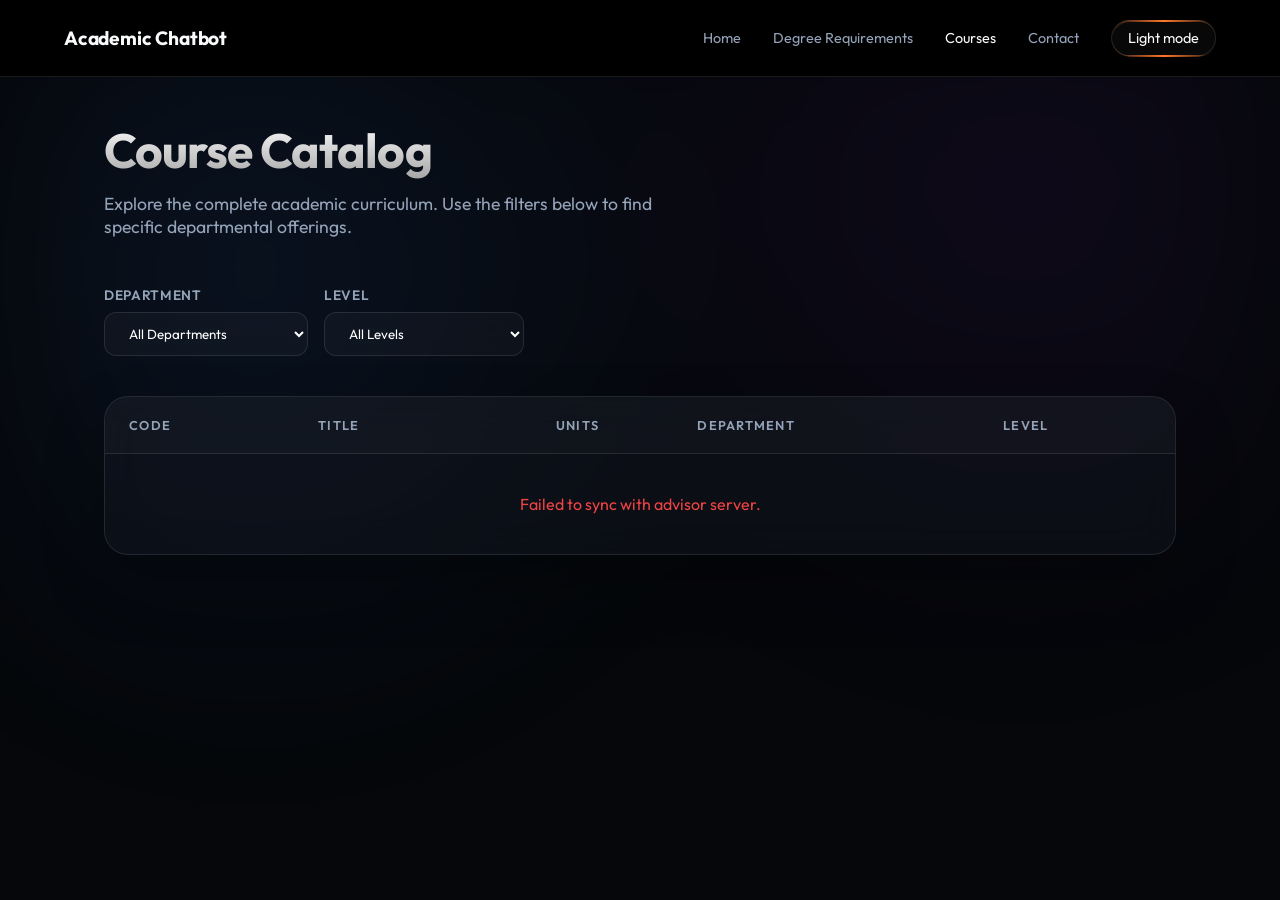
<file: frontend/courses.html>
<!DOCTYPE html>
<html lang="en">
<head>
    <meta charset="UTF-8">
    <meta name="viewport" content="width=device-width, initial-scale=1.0">
    <title>Courses - Academic Chatbot</title>
    <link href="https://fonts.googleapis.com/css2?family=Outfit:wght@300;400;600;700&display=swap" rel="stylesheet">
    <script src="theme.js"></script>
    <link rel="stylesheet" href="styles.css">
    <style>
        body { background: var(--bg-color); overflow-x: hidden; }
        
        .bg-glow {
            position: fixed;
            top: 0;
            left: 0;
            width: 100vw;
            height: 100vh;
            z-index: -1;
            background: 
                radial-gradient(circle at 20% 30%, rgba(59, 130, 246, 0.1) 0%, transparent 40%),
                radial-gradient(circle at 80% 20%, rgba(147, 51, 234, 0.08) 0%, transparent 40%);
            filter: blur(80px);
        }

        .container { 
            padding: 120px 5% 60px; 
            max-width: 1200px; 
            margin: 0 auto; 
            min-height: 100vh;
        }

        h1 { 
            font-size: 3rem; 
            font-weight: 700;
            margin-bottom: 12px;
            letter-spacing: -0.02em;
            background: linear-gradient(to bottom, #fff 0%, #a5a5a5 100%);
            -webkit-background-clip: text;
            -webkit-text-fill-color: transparent;
        }

        [data-theme="light"] h1 {
            background: linear-gradient(to bottom, #0f172a 0%, #475569 100%);
            -webkit-background-clip: text;
            -webkit-text-fill-color: transparent;
        }

        p.intro { color: var(--text-muted); margin-bottom: 48px; font-size: 1.1rem; max-width: 600px; }
        
        .controls { 
            display: flex; 
            gap: 16px; 
            margin-bottom: 40px; 
            flex-wrap: wrap; 
        }

        .control-group { display: flex; flex-direction: column; gap: 8px; }
        .control-group label { font-size: 0.85rem; font-weight: 600; color: var(--text-muted); text-transform: uppercase; letter-spacing: 0.05em; }
        
        .control-group select { 
            padding: 12px 20px; 
            border-radius: 12px; 
            border: 1px solid var(--border); 
            background: rgba(255,255,255,0.03); 
            backdrop-filter: blur(10px);
            color: #fff; 
            font-family: inherit; 
            outline: none; 
            cursor: pointer; 
            transition: border-color 0.2s; 
            min-width: 200px; 
        }
        .control-group select:focus { border-color: var(--primary); }

        [data-theme="light"] .control-group select {
            background: rgba(15, 23, 42, 0.04);
            color: #0f172a;
        }
        [data-theme="light"] .control-group select option {
            background: #ffffff;
            color: #0f172a;
        }

        .table-container { 
            background: rgba(20, 25, 35, 0.4); 
            backdrop-filter: blur(20px);
            border-radius: 24px; 
            border: 1px solid var(--border); 
            overflow: hidden;
            box-shadow: 0 30px 60px rgba(0,0,0,0.3);
        }

        [data-theme="light"] .table-container {
            background: rgba(255, 255, 255, 0.78);
            box-shadow: 0 30px 60px rgba(15, 23, 42, 0.08);
        }

        table { width: 100%; border-collapse: collapse; }
        th, td { text-align: left; padding: 20px 24px; border-bottom: 1px solid var(--border); }
        th { 
            background: rgba(255,255,255,0.02); 
            color: var(--text-muted); 
            font-weight: 600; 
            font-size: 0.8rem; 
            text-transform: uppercase; 
            letter-spacing: 0.1em; 
        }
        tr:last-child td { border-bottom: none; }
        tr:hover { background: rgba(255,255,255,0.02); }

        [data-theme="light"] tr:hover { background: rgba(15, 23, 42, 0.02); }
        [data-theme="light"] th { background: rgba(15, 23, 42, 0.02); }
        
        td.code { color: var(--primary); font-weight: 600; font-family: monospace; font-size: 1rem; }
        td.credits { text-align: center; font-weight: 700; color: var(--text-main); }

        .tag { 
            display: inline-flex; 
            padding: 4px 12px; 
            border-radius: 20px; 
            font-size: 0.75rem; 
            font-weight: 600; 
            border: 1px solid transparent;
        }
        .tag.dept-cs { background: rgba(59, 130, 246, 0.1); color: #60a5fa; border-color: rgba(59, 130, 246, 0.2); }
        .tag.dept-cyb { background: rgba(139, 92, 246, 0.1); color: #a78bfa; border-color: rgba(139, 92, 246, 0.2); }
        .tag.dept-it { background: rgba(16, 185, 129, 0.1); color: #34d399; border-color: rgba(16, 185, 129, 0.2); }

        [data-theme="light"] .tag.dept-cs { color: #1d4ed8; background: rgba(37, 99, 235, 0.08); border-color: rgba(37, 99, 235, 0.15); }
        [data-theme="light"] .tag.dept-cyb { color: #6d28d9; background: rgba(109, 40, 217, 0.08); border-color: rgba(109, 40, 217, 0.15); }
        [data-theme="light"] .tag.dept-it { color: #047857; background: rgba(5, 150, 105, 0.08); border-color: rgba(5, 150, 105, 0.15); }
        
        .loading { padding: 60px; text-align: center; color: var(--text-muted); }
        
        @media (max-width: 768px) {
            h1 { font-size: 2.2rem; }
            .container { padding: 100px 5% 40px; }
        }
    </style>
</head>
<body>
    <div class="bg-glow"></div>

    <nav>
        <a class="nav-logo" href="index.html">Academic Chatbot</a>
        <div class="nav-links">
            <a href="index.html">Home</a>
            <a href="degree_requirements.html">Degree Requirements</a>
            <a href="courses.html" class="active">Courses</a>
            <a href="contact.html">Contact</a>
            <button class="theme-toggle-btn glow-effect" type="button" onclick="toggleTheme(); syncThemeLabel();" id="themeToggleBtn">Light mode</button>
        </div>
    </nav>

    <div class="container entrance-anim">
        <h1>Course Catalog</h1>
        <p class="intro">Explore the complete academic curriculum. Use the filters below to find specific departmental offerings.</p>
        
        <div class="controls">
            <div class="control-group">
                <label>Department</label>
                <select id="deptFilter" onchange="renderTable()">
                    <option value="All">All Departments</option>
                    <option value="Computer Science">Computer Science</option>
                    <option value="Cyber Security">Cyber Security</option>
                    <option value="Information Technology">Information Technology</option>
                    <option value="General Studies">General Studies</option>
                </select>
            </div>
            <div class="control-group">
                <label>Level</label>
                <select id="levelFilter" onchange="renderTable()">
                    <option value="All">All Levels</option>
                    <option value="100 Level">100 Level</option>
                    <option value="200 Level">200 Level</option>
                    <option value="300 Level">300 Level</option>
                    <option value="400 Level">400 Level</option>
                </select>
            </div>
        </div>

        <div class="table-container">
            <table>
                <thead>
                    <tr>
                        <th>Code</th>
                        <th>Title</th>
                        <th style="text-align: center;">Units</th>
                        <th>Department</th>
                        <th>Level</th>
                    </tr>
                </thead>
                <tbody id="tableBody">
                    <tr><td colspan="5" class="loading">Initializing catalog...</td></tr>
                </tbody>
            </table>
        </div>
    </div>

    <script>
        let allCourses = [];
        const API_BASE = window.location.protocol === 'file:'
            ? 'http://127.0.0.1:8001'
            : `http://${window.location.hostname}:8001`;

        async function fetchCourses() {
            try {
                const response = await fetch(`${API_BASE}/api/courses`);
                const data = await response.json();
                allCourses = data.courses;
                allCourses.sort((a, b) => {
                    if (a.level !== b.level) return a.level.localeCompare(b.level);
                    return a.course_code.localeCompare(b.course_code);
                });
                renderTable();
            } catch (error) {
                document.getElementById('tableBody').innerHTML = `<tr><td colspan="5" style="padding:40px; text-align:center; color:#ef4444;">Failed to sync with advisor server.</td></tr>`;
            }
        }

        function getDeptClass(dept) {
            if (dept === "Computer Science") return "dept-cs";
            if (dept === "Cyber Security") return "dept-cyb";
            if (dept === "Information Technology") return "dept-it";
            return "";
        }

        function renderTable() {
            const deptFilter = document.getElementById('deptFilter').value;
            const levelFilter = document.getElementById('levelFilter').value;
            const tbody = document.getElementById('tableBody');
            
            const filtered = allCourses.filter(c => {
                const matchDept = deptFilter === "All" || c.department === deptFilter;
                const matchLevel = levelFilter === "All" || c.level === levelFilter;
                return matchDept && matchLevel;
            });

            if (filtered.length === 0) {
                tbody.innerHTML = `<tr><td colspan="5" style="padding:40px; text-align:center; color:var(--text-muted);">No records found.</td></tr>`;
                return;
            }

            tbody.innerHTML = filtered.map(c => `
                <tr>
                    <td class="code">${c.course_code}</td>
                    <td>${c.title}</td>
                    <td class="credits">${c.credits || '-'}</td>
                    <td><span class="tag ${getDeptClass(c.department)}">${c.department}</span></td>
                    <td>${c.level}</td>
                </tr>
            `).join('');
        }

        fetchCourses();

        const themeToggleBtn = document.getElementById('themeToggleBtn');
        function syncThemeLabel() {
            const isLight = document.documentElement.getAttribute('data-theme') === 'light';
            if (themeToggleBtn) themeToggleBtn.textContent = isLight ? 'Dark mode' : 'Light mode';
        }
        syncThemeLabel();
    </script>
</body>
</html>
</file>
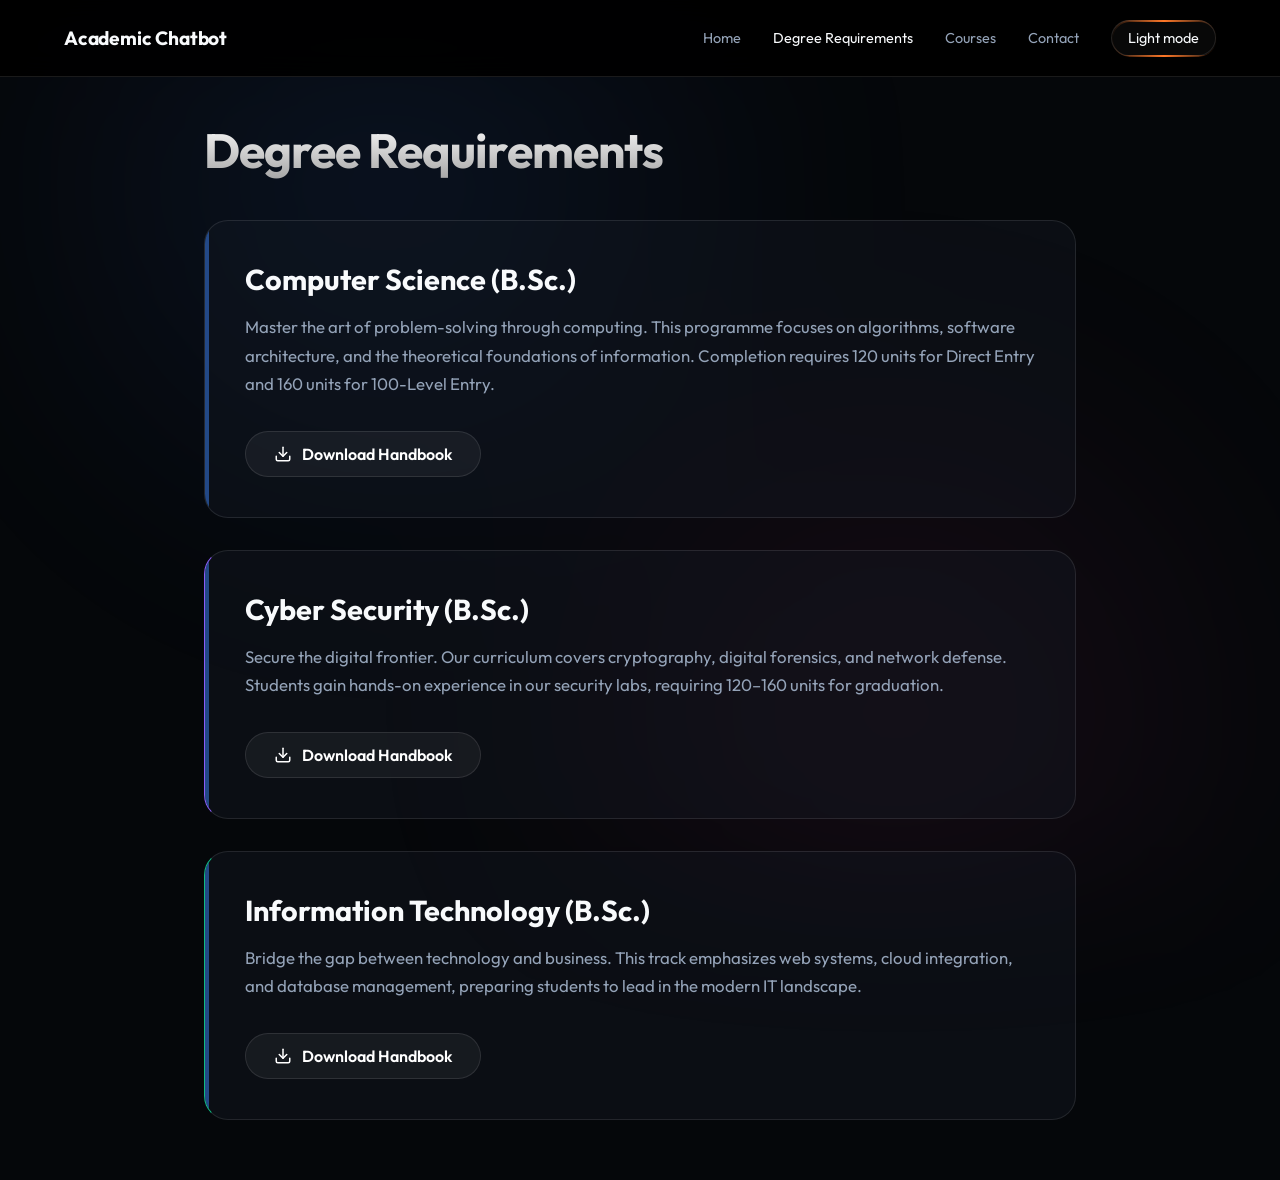
<file: frontend/degree_requirements.html>
<!DOCTYPE html>
<html lang="en">
<head>
    <meta charset="UTF-8">
    <meta name="viewport" content="width=device-width, initial-scale=1.0">
    <title>Degree Requirements - Academic Chatbot</title>
    <link href="https://fonts.googleapis.com/css2?family=Outfit:wght@300;400;600;700&display=swap" rel="stylesheet">
    <script src="theme.js"></script>
    <link rel="stylesheet" href="styles.css">
    <style>
        body { background: var(--bg-color); overflow-x: hidden; }
        
        .bg-glow {
            position: fixed;
            top: 0;
            left: 0;
            width: 100vw;
            height: 100vh;
            z-index: -1;
            background: 
                radial-gradient(circle at 30% 20%, rgba(59, 130, 246, 0.1) 0%, transparent 40%),
                radial-gradient(circle at 70% 80%, rgba(236, 72, 153, 0.08) 0%, transparent 40%);
            filter: blur(80px);
        }

        .container { 
            padding: 120px 5% 60px; 
            max-width: 1000px; 
            margin: 0 auto; 
        }

        h1 { 
            font-size: 3rem; 
            font-weight: 700;
            margin-bottom: 40px;
            letter-spacing: -0.02em;
            background: linear-gradient(to bottom, #fff 0%, #a5a5a5 100%);
            -webkit-background-clip: text;
            -webkit-text-fill-color: transparent;
        }

        [data-theme="light"] h1 {
            background: linear-gradient(to bottom, #0f172a 0%, #475569 100%);
            -webkit-background-clip: text;
            -webkit-text-fill-color: transparent;
        }

        .program-grid { display: flex; flex-direction: column; gap: 32px; }

        .program-card { 
            background: rgba(20, 25, 35, 0.4); 
            backdrop-filter: blur(20px);
            border: 1px solid var(--border); 
            border-radius: 24px; 
            padding: 40px; 
            transition: transform 0.3s, border-color 0.3s;
            position: relative;
            overflow: hidden;
        }

        [data-theme="light"] .program-card {
            background: rgba(255, 255, 255, 0.78);
        }

        .program-card::before {
            content: '';
            position: absolute;
            top: 0; left: 0; width: 4px; height: 100%;
            background: var(--primary);
            opacity: 0.5;
        }

        .program-card:hover {
            transform: translateY(-5px);
            border-color: rgba(59, 130, 246, 0.4);
        }

        .program-card h2 { font-size: 1.8rem; margin-bottom: 16px; color: var(--text-main); }
        .program-card p { color: var(--text-muted); margin-bottom: 32px; line-height: 1.7; font-size: 1.05rem; }
        
        .download-btn { 
            display: inline-flex; 
            align-items: center; 
            gap: 10px;
            padding: 12px 28px; 
            border-radius: 30px; 
            background: rgba(255,255,255,0.05); 
            color: #fff; 
            text-decoration: none; 
            font-weight: 600;
            border: 1px solid var(--border);
            transition: all 0.2s; 
        }
        .download-btn:hover { 
            background: #fff; 
            color: #000;
            transform: scale(1.05);
        }

        [data-theme="light"] .download-btn {
            background: rgba(15, 23, 42, 0.05);
            color: #0f172a;
        }
        [data-theme="light"] .download-btn:hover {
            background: #0f172a;
            color: #fff;
        }

        @media (max-width: 768px) {
            h1 { font-size: 2.2rem; }
            .container { padding: 100px 5% 40px; }
            .program-card { padding: 30px; }
        }
    </style>
</head>
<body>
    <div class="bg-glow"></div>

    <nav>
        <a class="nav-logo" href="index.html">Academic Chatbot</a>
        <div class="nav-links">
            <a href="index.html">Home</a>
            <a href="degree_requirements.html" class="active">Degree Requirements</a>
            <a href="courses.html">Courses</a>
            <a href="contact.html">Contact</a>
            <button class="theme-toggle-btn glow-effect" type="button" onclick="toggleTheme(); syncThemeLabel();" id="themeToggleBtn">Light mode</button>
        </div>
    </nav>

    <div class="container entrance-anim">
        <h1>Degree Requirements</h1>
        
        <div class="program-grid">
            <div class="program-card">
                <h2>Computer Science (B.Sc.)</h2>
                <p>Master the art of problem-solving through computing. This programme focuses on algorithms, software architecture, and the theoretical foundations of information. Completion requires 120 units for Direct Entry and 160 units for 100-Level Entry.</p>
                <a class="download-btn" href="../data/student%20hand%20book/Computer%20Science%20BMAS%20handbook.pdf" target="_blank">
                    <svg viewBox="0 0 24 24" width="18" height="18" fill="none" stroke="currentColor" stroke-width="2" stroke-linecap="round" stroke-linejoin="round"><path d="M21 15v4a2 2 0 0 1-2 2H5a2 2 0 0 1-2-2v-4"></path><polyline points="7 10 12 15 17 10"></polyline><line x1="12" y1="15" x2="12" y2="3"></line></svg>
                    Download Handbook
                </a>
            </div>

            <div class="program-card" style="border-left-color: var(--accent);">
                <h2>Cyber Security (B.Sc.)</h2>
                <p>Secure the digital frontier. Our curriculum covers cryptography, digital forensics, and network defense. Students gain hands-on experience in our security labs, requiring 120–160 units for graduation.</p>
                <a class="download-btn" href="../data/student%20hand%20book/Cyber%20Security%20handbook.pdf" target="_blank">
                    <svg viewBox="0 0 24 24" width="18" height="18" fill="none" stroke="currentColor" stroke-width="2" stroke-linecap="round" stroke-linejoin="round"><path d="M21 15v4a2 2 0 0 1-2 2H5a2 2 0 0 1-2-2v-4"></path><polyline points="7 10 12 15 17 10"></polyline><line x1="12" y1="15" x2="12" y2="3"></line></svg>
                    Download Handbook
                </a>
            </div>

            <div class="program-card" style="border-left-color: #10b981;">
                <h2>Information Technology (B.Sc.)</h2>
                <p>Bridge the gap between technology and business. This track emphasizes web systems, cloud integration, and database management, preparing students to lead in the modern IT landscape.</p>
                <a class="download-btn" href="../data/student%20hand%20book/information%20technology%20handbook.pdf" target="_blank">
                    <svg viewBox="0 0 24 24" width="18" height="18" fill="none" stroke="currentColor" stroke-width="2" stroke-linecap="round" stroke-linejoin="round"><path d="M21 15v4a2 2 0 0 1-2 2H5a2 2 0 0 1-2-2v-4"></path><polyline points="7 10 12 15 17 10"></polyline><line x1="12" y1="15" x2="12" y2="3"></line></svg>
                    Download Handbook
                </a>
            </div>
        </div>
    </div>
    <script>
        const themeToggleBtn = document.getElementById('themeToggleBtn');
        function syncThemeLabel() {
            const isLight = document.documentElement.getAttribute('data-theme') === 'light';
            if (themeToggleBtn) themeToggleBtn.textContent = isLight ? 'Dark mode' : 'Light mode';
        }
        syncThemeLabel();
    </script>
</body>
</html>
</file>
<file: frontend/styles.css>
/* Modern Premium Styles for ACADEMIC QUERY */
:root {
    --bg-color: #05070a;
    --surface: rgba(255, 255, 255, 0.03);
    --primary: #3b82f6;
    --primary-hover: #2563eb;
    --accent: #8b5cf6;
    --text-main: #f8fafc;
    --text-muted: #94a3b8;
    --border: rgba(255, 255, 255, 0.1);
}

[data-theme="light"] {
    --bg-color: #f6f8fc;
    --surface: rgba(15, 23, 42, 0.04);
    --primary: #2563eb;
    --primary-hover: #1d4ed8;
    --accent: #0f172a;
    --text-main: #0f172a;
    --text-muted: #64748b;
    --border: rgba(15, 23, 42, 0.12);
}

* {
    box-sizing: border-box;
    margin: 0;
    padding: 0;
    font-family: 'Outfit', sans-serif;
}

body {
    background-color: var(--bg-color);
    color: var(--text-main);
}

nav {
    display: flex;
    justify-content: space-between;
    align-items: center;
    padding: 20px 5%;
    position: fixed;
    top: 0;
    left: 0;
    width: 100%;
    z-index: 1000;
    background: rgba(0, 0, 0, 0.92);
    border-bottom: 1px solid var(--border);
    backdrop-filter: blur(14px);
}

[data-theme="light"] nav {
    background: rgba(246, 248, 252, 0.92);
}

.nav-logo {
    font-size: 1.2rem;
    font-weight: 700;
    letter-spacing: -0.01em;
    color: var(--text-main);
    text-decoration: none;
}

.nav-links {
    display: flex;
    align-items: center;
    gap: 32px;
}

.nav-links a {
    color: var(--text-muted);
    text-decoration: none;
    font-size: 0.9rem;
    transition: color 0.2s;
}

.nav-links a:hover {
    color: #fff;
}

.nav-links a.active {
    color: var(--text-main);
}

.theme-toggle-btn {
    border: 1px solid var(--border);
    background: var(--surface);
    color: var(--text-main);
    border-radius: 999px;
    padding: 8px 16px;
    font-family: inherit;
    cursor: pointer;
    font-size: 0.9rem;
    transition: all 0.2s ease;
    outline: none;
    display: inline-flex;
    align-items: center;
    justify-content: center;
}

.theme-toggle-btn:hover {
    border-color: rgba(59, 130, 246, 0.42);
    color: #fff;
}

[data-theme="light"] .theme-toggle-btn:hover {
    color: #0f172a;
    border-color: rgba(37, 99, 235, 0.42);
}

@media (max-width: 768px) {
    nav {
        gap: 14px;
        padding: 14px 4%;
        align-items: flex-start;
    }

    .nav-logo {
        font-size: 1rem;
        max-width: 150px;
        line-height: 1.2;
    }

    .nav-links {
        justify-content: flex-end;
        gap: 12px;
        flex-wrap: wrap;
    }

    .nav-links a,
    .theme-toggle-btn {
        font-size: 0.78rem;
    }
}

[data-theme="light"] .nav-links a:hover {
    color: #0f172a;
}

/* Border Light Effect for Search Container */
.glow-effect {
    position: relative;
    z-index: 1;
}

.glow-effect::before {
    content: '';
    position: absolute;
    inset: -1.5px; /* Thin border peek-out */
    padding: 1.5px; /* Border thickness */
    border-radius: 24px;
    background: linear-gradient(90deg, 
        rgba(255, 120, 40, 0) 0%, 
        rgba(255, 120, 40, 1) 25%, 
        rgba(255, 120, 40, 0) 50%,
        rgba(59, 130, 246, 0) 50%,
        rgba(59, 130, 246, 1) 75%,
        rgba(59, 130, 246, 0) 100%
    );
    background-size: 200% 100%;
    animation: flowLight 4s linear infinite;
    -webkit-mask: 
        linear-gradient(#fff 0 0) content-box, 
        linear-gradient(#fff 0 0);
    -webkit-mask-composite: xor;
    mask-composite: exclude;
    pointer-events: none;
    z-index: -1;
    transition: all 0.5s ease;
}

.theme-toggle-btn.glow-effect::before {
    border-radius: 999px;
}

@keyframes flowLight {
    0% { background-position: 100% 0%; }
    100% { background-position: -100% 0%; }
}

/* Loading/Active State — faster border sweep */
.loading-glow::before {
    animation: flowLight 2s linear infinite;
}

/* Entrance Animations */
.entrance-anim {
    opacity: 0;
    transform: translateY(20px);
    animation: fadeInUp 0.8s cubic-bezier(0.16, 1, 0.3, 1) forwards;
}

@keyframes fadeInUp {
    from { opacity: 0; transform: translateY(20px); }
    to { opacity: 1; transform: translateY(0); }
}

/* Typography Overrides */
strong { color: var(--text-main); }
ul { list-style-type: none; }
li { position: relative; padding-left: 1.5rem; margin-bottom: 0.5rem; }
li::before {
    content: '•';
    position: absolute;
    left: 0;
    color: var(--primary);
}

/* Animations */
@keyframes fadeIn {
    from { opacity: 0; transform: translateY(10px); }
    to { opacity: 1; transform: translateY(0); }
}

.msg-bubble {
    animation: fadeIn 0.4s ease forwards;
}
</file>
<file: frontend/chat-widget.css>
/* Chat Widget Styles */
.chat-widget {
    position: fixed;
    bottom: 100px;
    right: 32px;
    width: 380px;
    height: 600px;
    max-height: 70vh;
    background: var(--surface);
    border-radius: 20px;
    box-shadow: 0 20px 40px rgba(0, 0, 0, 0.6);
    display: flex;
    flex-direction: column;
    overflow: hidden;
    border: 1px solid var(--border);
    opacity: 0;
    pointer-events: none;
    transform: translateY(20px) scale(0.95);
    transition: all 0.3s cubic-bezier(0.175, 0.885, 0.32, 1.275);
    z-index: 100;
}

.chat-widget.active {
    opacity: 1;
    pointer-events: all;
    transform: translateY(0) scale(1);
}

.chat-header {
    padding: 16px 20px;
    background: var(--nav-bg);
    backdrop-filter: blur(10px);
    border-bottom: 1px solid var(--border);
    display: flex;
    align-items: center;
    gap: 12px;
    cursor: pointer;
}

.avatar {
    width: 36px;
    height: 36px;
    background: linear-gradient(135deg, var(--primary), var(--accent));
    border-radius: 50%;
    display: flex;
    justify-content: center;
    align-items: center;
    font-weight: 600;
    font-size: 1rem;
    color: white;
}

.header-info {
    flex: 1;
}

.header-info h2 {
    font-size: 0.95rem;
    font-weight: 600;
    margin: 0;
    color: var(--text-main);
}

.header-info p {
    font-size: 0.75rem;
    color: var(--text-muted);
    display: flex;
    align-items: center;
    gap: 4px;
    margin: 4px 0 0 0;
}

.status-dot {
    width: 6px;
    height: 6px;
    background: #10b981;
    border-radius: 50%;
}

.close-btn {
    font-size: 1.5rem;
    color: var(--text-muted);
    transition: color 0.2s;
}

.close-btn:hover {
    color: white;
}

/* Chat Area */
.chat-area {
    flex: 1;
    padding: 20px;
    overflow-y: auto;
    display: flex;
    flex-direction: column;
    gap: 16px;
}

.chat-area::-webkit-scrollbar {
    width: 6px;
}

.chat-area::-webkit-scrollbar-thumb {
    background: var(--border);
    border-radius: 10px;
}

.message {
    max-width: 85%;
    padding: 12px 16px;
    border-radius: 16px;
    font-size: 0.9rem;
    line-height: 1.5;
    animation: fadeIn 0.3s ease-out forwards;
}

.message.bot {
    background: var(--bot-msg-bg);
    align-self: flex-start;
    border-bottom-left-radius: 4px;
}

.message.user {
    background: var(--primary);
    color: white;
    align-self: flex-end;
    border-bottom-right-radius: 4px;
}

.message ul {
    margin: 8px 0;
    padding-left: 20px;
}

.message li {
    margin-bottom: 4px;
}

.message strong {
    color: var(--primary);
    font-weight: 700;
}

.message.user strong {
    color: white;
}

/* Quick Actions */
.quick-actions {
    display: flex;
    flex-wrap: wrap;
    gap: 8px;
    padding: 0 4px;
}

.quick-actions button {
    background: var(--bot-msg-bg);
    border: 1px solid var(--border);
    color: var(--text-main);
    padding: 8px 14px;
    border-radius: 18px;
    font-size: 0.8rem;
    cursor: pointer;
    transition: all 0.2s;
}

.quick-actions button:hover {
    border-color: var(--primary);
    background: var(--input-bg);
}

.input-area {
    padding: 16px;
    background: var(--surface);
    border-top: 1px solid var(--border);
    display: flex;
    gap: 10px;
}

.input-area input {
    flex: 1;
    padding: 12px 16px;
    border-radius: 20px;
    border: 1px solid var(--border);
    background: var(--input-bg);
    color: var(--text-main);
    font-size: 0.9rem;
    outline: none;
    transition: border-color 0.2s;
}

.input-area input:focus {
    border-color: var(--primary);
}

.input-area button {
    width: 44px;
    height: 44px;
    border-radius: 50%;
    background: var(--primary);
    border: none;
    color: white;
    cursor: pointer;
    display: flex;
    justify-content: center;
    align-items: center;
    transition: background 0.2s, transform 0.2s;
}

.input-area button:hover {
    background: var(--primary-hover);
    transform: scale(1.05);
}

.input-area button svg {
    width: 18px;
    height: 18px;
    fill: currentColor;
    transform: translateX(1px);
}

/* Floating Toggle Button */
.chat-toggle-btn {
    position: fixed;
    bottom: 32px;
    right: 32px;
    width: 60px;
    height: 60px;
    border-radius: 50%;
    background: linear-gradient(135deg, var(--primary), var(--accent));
    border: none;
    color: white;
    cursor: pointer;
    box-shadow: 0 10px 25px rgba(59, 130, 246, 0.4);
    display: flex;
    justify-content: center;
    align-items: center;
    z-index: 99;
    transition: transform 0.2s;
}

.chat-toggle-btn:hover {
    transform: scale(1.05);
}

.chat-toggle-btn svg {
    width: 30px;
    height: 30px;
    fill: currentColor;
}

/* Typing indicator */
.typing-indicator {
    display: flex;
    gap: 10px;
    align-items: center;
    padding: 12px 16px;
    background: var(--bot-msg-bg);
    border-radius: 16px;
    border-bottom-left-radius: 4px;
    align-self: flex-start;
    color: var(--primary);
    font-size: 0.85rem;
    font-weight: 500;
}

/* Fidget Spinner */
.fidget-spinner {
    width: 24px;
    height: 24px;
    position: relative;
    animation: spin 0.4s cubic-bezier(0.68, -0.55, 0.265, 1.55) infinite;
    flex-shrink: 0;
}
.fidget-spinner::before, .fidget-spinner::after, .fidget-spinner .lobe {
    content: '';
    position: absolute;
    width: 10px;
    height: 10px;
    background: var(--primary);
    border-radius: 50%;
    top: 50%; left: 50%;
}
.fidget-spinner::before { transform: translate(-50%, -100%) translateY(-2px); }
.fidget-spinner::after { transform: translate(-100%, 0%) translateX(-2px) translateY(4px); }
.fidget-spinner .lobe { transform: translate(0%, 0%) translateX(2px) translateY(4px); }
.fidget-spinner .center {
    position: absolute;
    width: 6px; height: 6px;
    background: white; border-radius: 50%;
    top: 50%; left: 50%; transform: translate(-50%, -50%);
    z-index: 2;
}

@keyframes spin {
    0% { transform: rotate(0deg); }
    100% { transform: rotate(360deg); }
}

/* AI Thought Process */
.thought-process {
    background: rgba(0, 0, 0, 0.03);
    border: 1px solid var(--border);
    border-radius: 8px;
    padding: 8px 12px;
    margin-bottom: 12px;
    font-size: 0.8rem;
    color: var(--text-muted);
}

.thought-process summary {
    cursor: pointer;
    font-weight: 600;
    color: var(--primary);
    outline: none;
    user-select: none;
}

.thought-process summary:hover {
    text-decoration: underline;
}

.thought-process-content {
    margin-top: 8px;
    line-height: 1.4;
    padding-top: 8px;
    border-top: 1px dashed var(--border);
}

@keyframes fadeIn {
    from {
        opacity: 0;
        transform: translateY(10px);
    }

    to {
        opacity: 1;
        transform: translateY(0);
    }
}

/* Mobile specific overrides */
@media (max-width: 768px) {
    .chat-widget {
        width: 100%;
        height: 100%;
        max-height: 100vh;
        bottom: 0;
        right: 0;
        border-radius: 0;
        box-shadow: none;
    }

    .chat-toggle-btn {
        bottom: 20px;
        right: 20px;
    }
}
</file>
